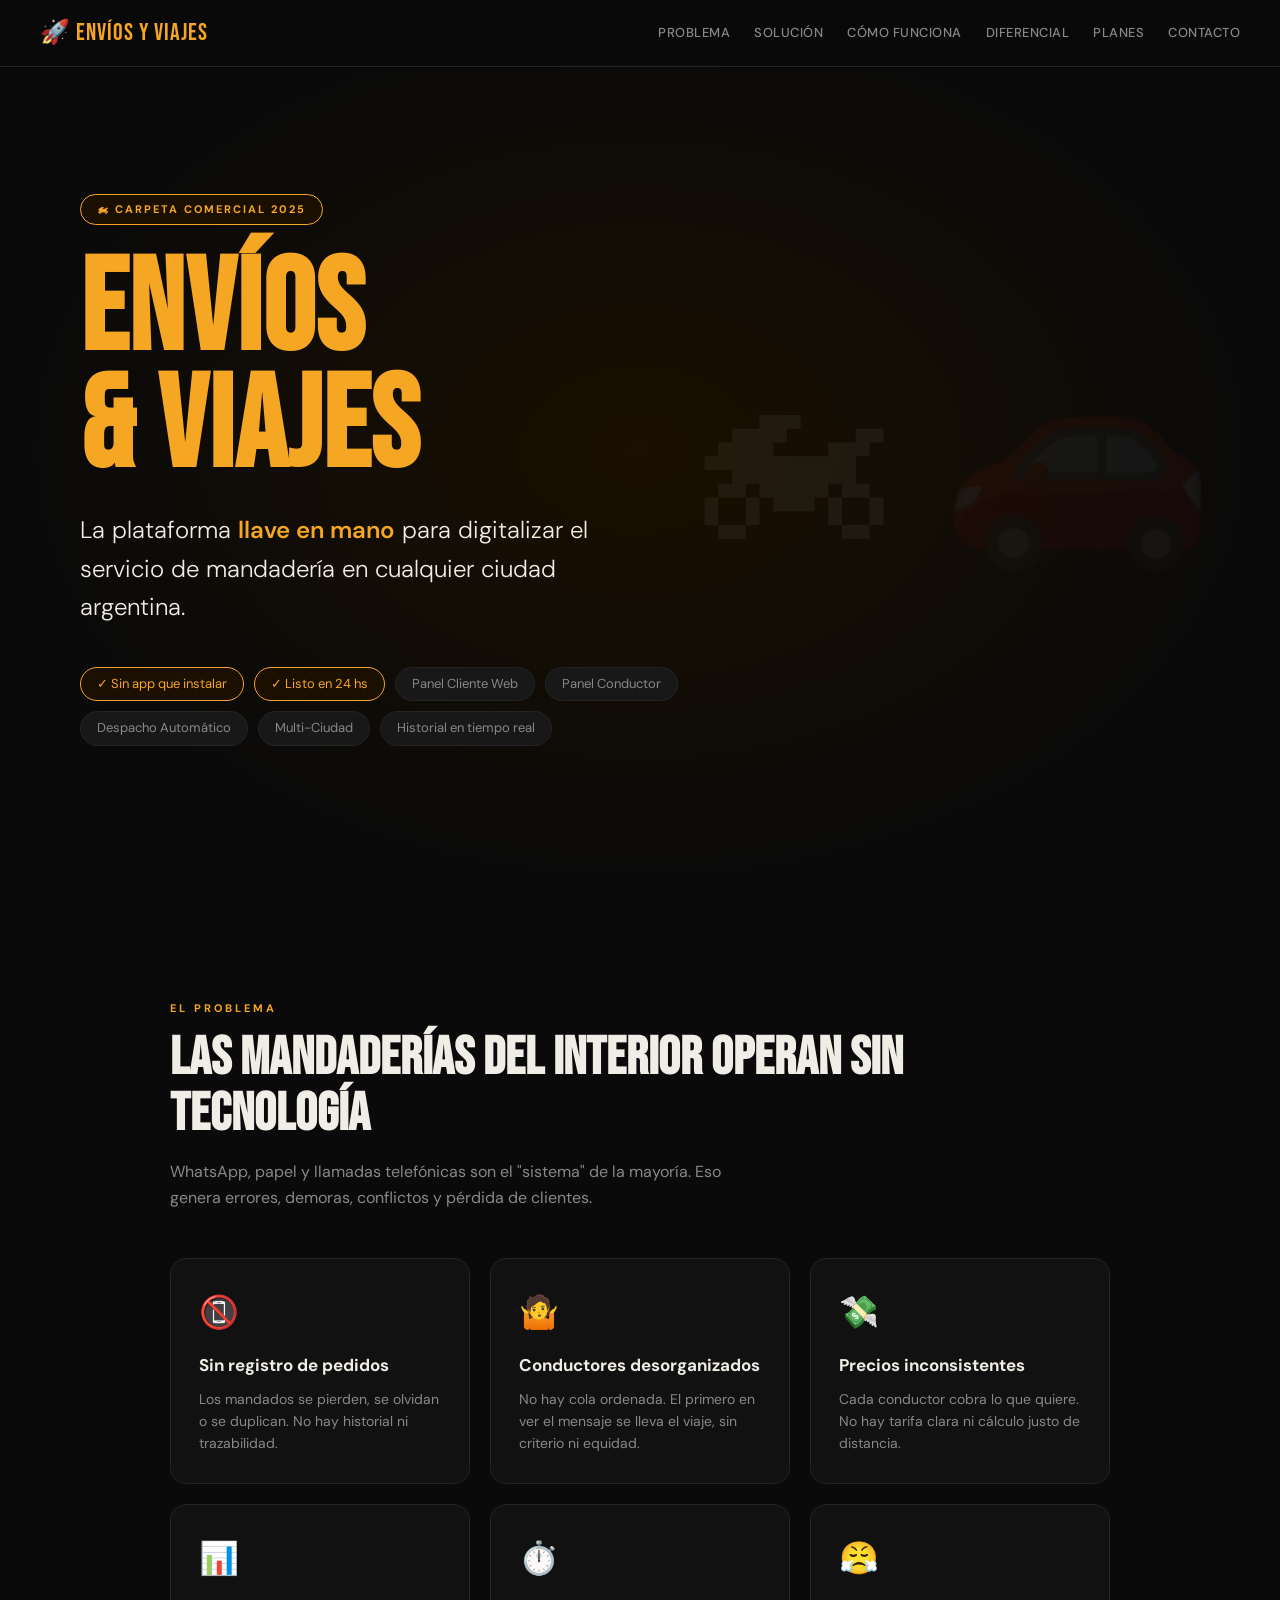
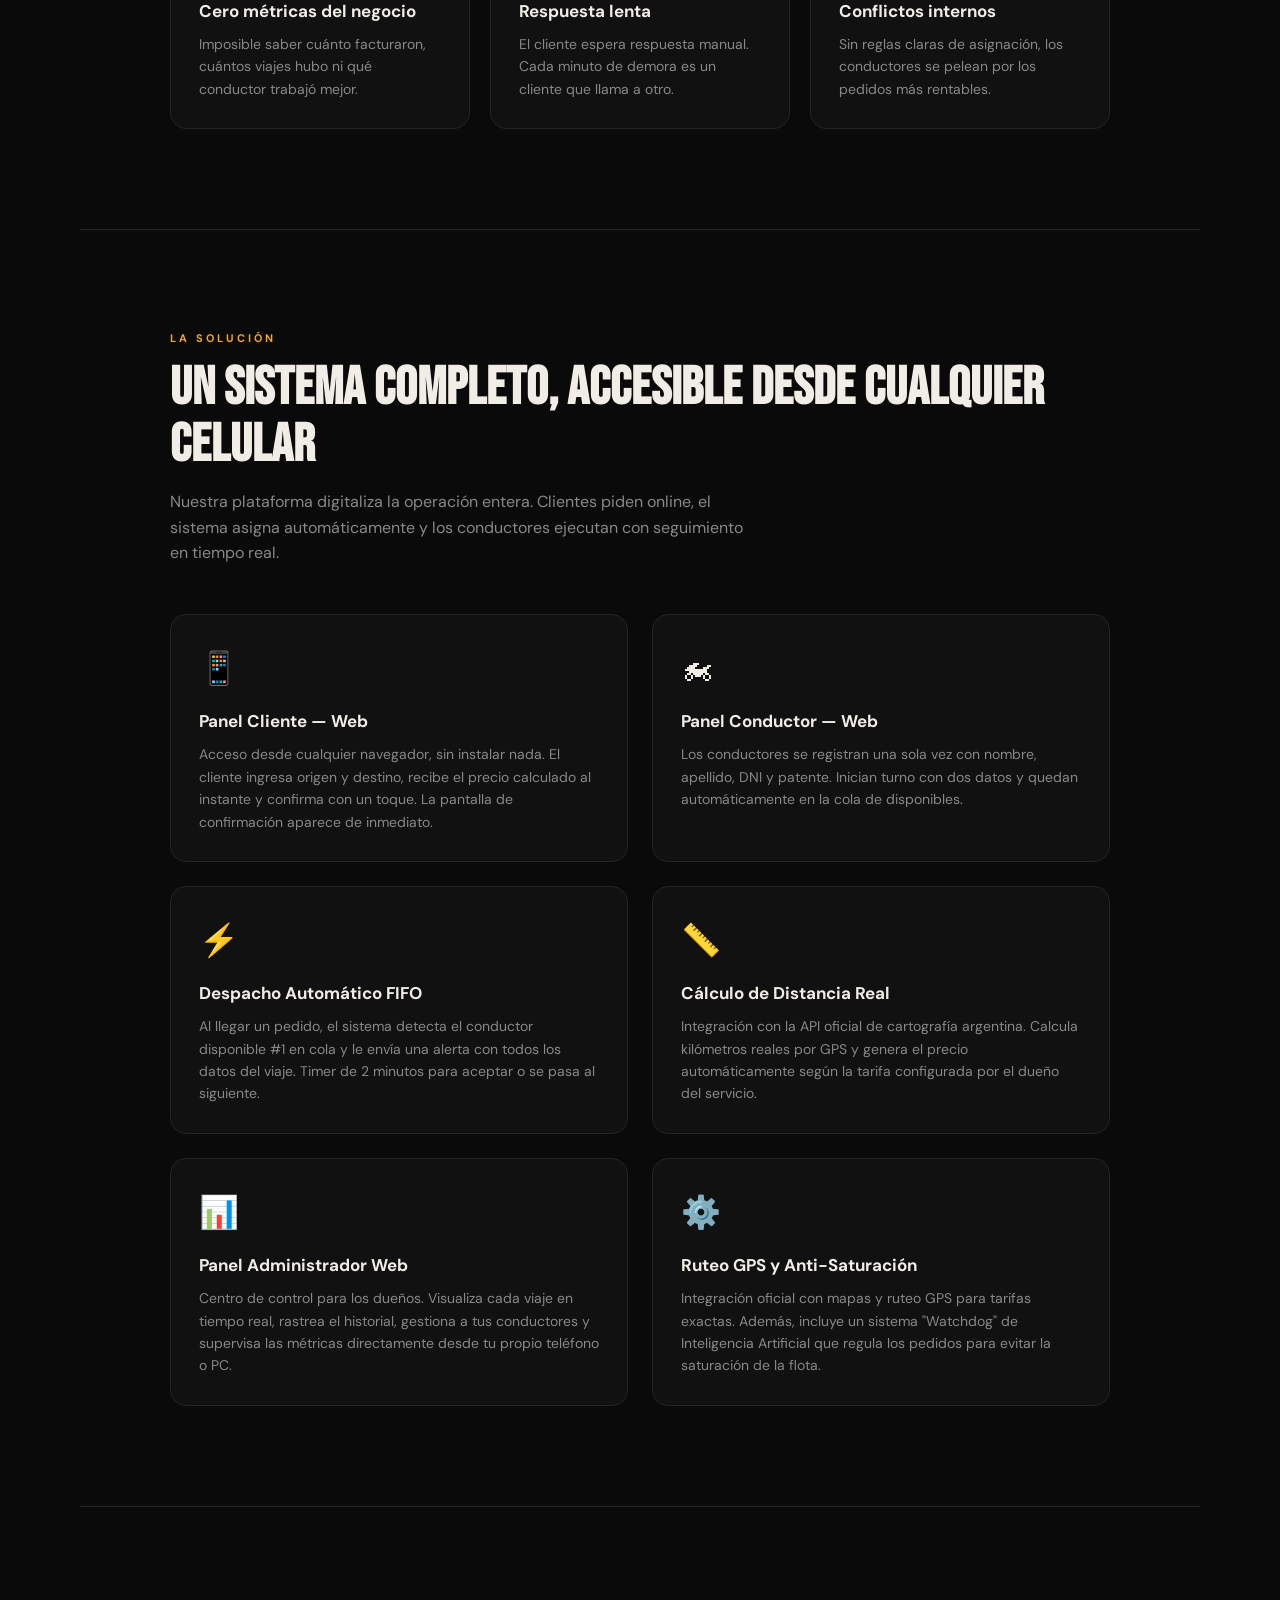
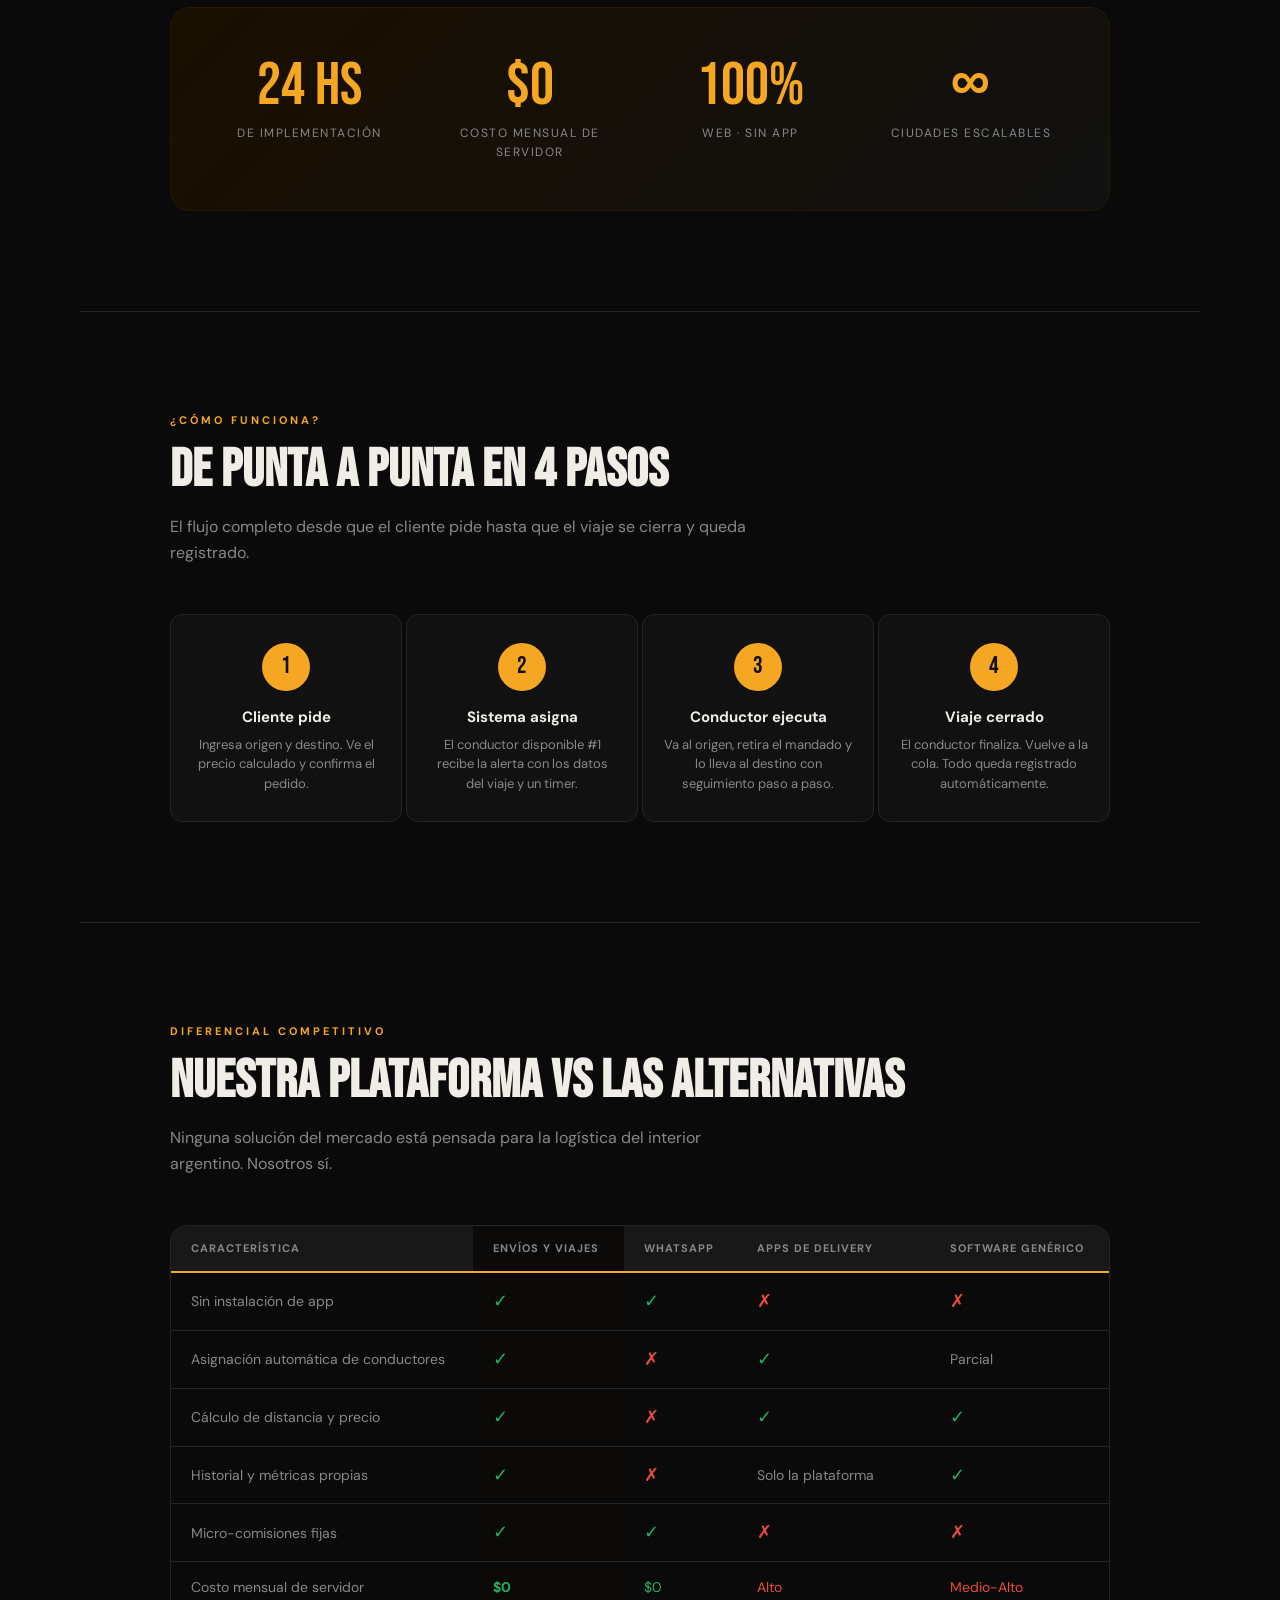
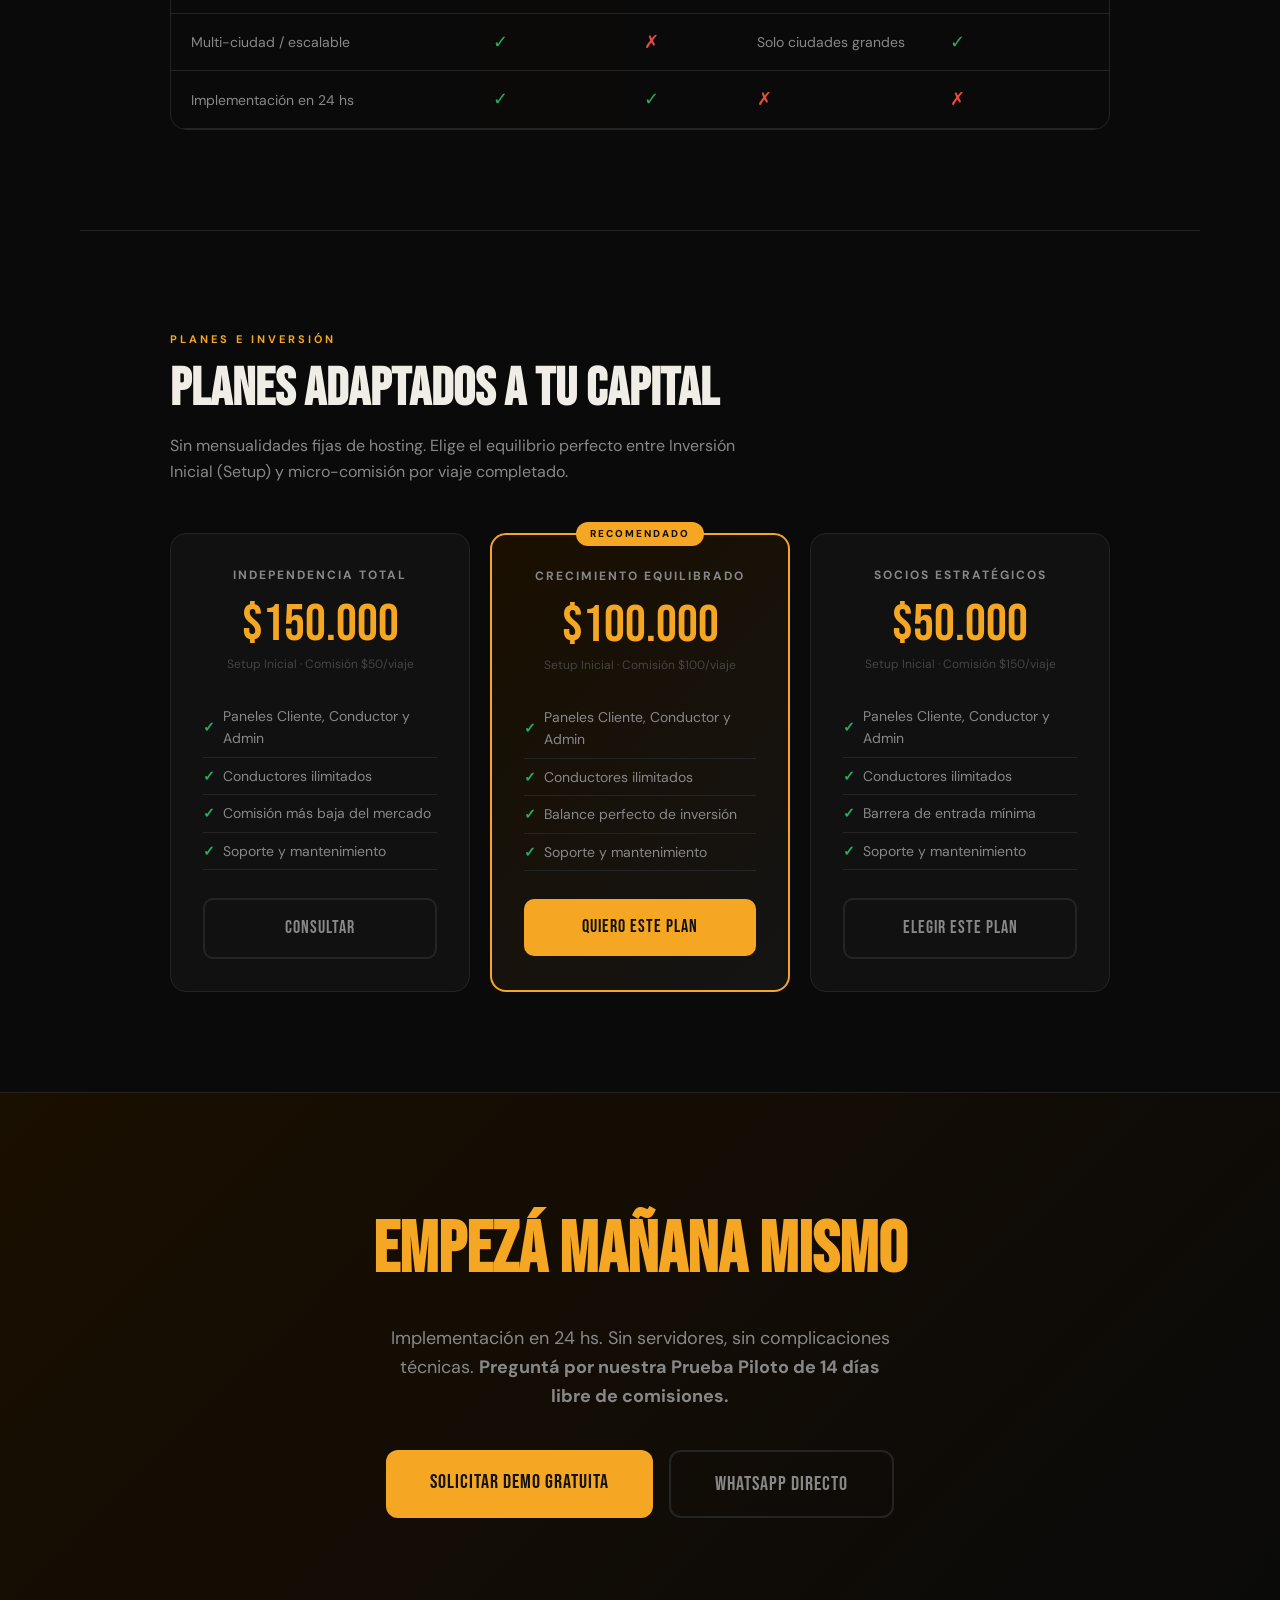
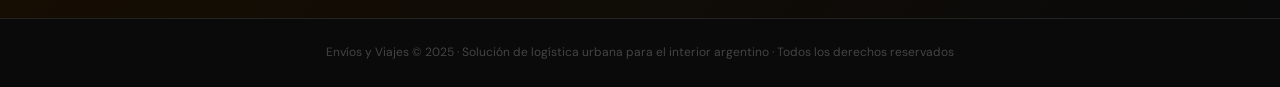
<file: index.html>
<!DOCTYPE html>
<html lang="es">
<head>
<meta charset="UTF-8">
<meta name="viewport" content="width=device-width, initial-scale=1">
<title>Envíos y Viajes — Carpeta Corporativa</title>
<link href="https://fonts.googleapis.com/css2?family=Bebas+Neue&family=DM+Sans:wght@300;400;500;600;700&display=swap" rel="stylesheet">
<style>
*{box-sizing:border-box;margin:0;padding:0}
:root{--bg:#0a0a0a;--s1:#111;--s2:#181818;--s3:#242424;--acc:#f5a623;--grn:#27ae60;--red:#e74c3c;--txt:#f0ece6;--muted:#888;--hint:#444}
body{background:var(--bg);color:var(--txt);font-family:'DM Sans',sans-serif;line-height:1.6}

/* NAV */
nav{position:fixed;top:0;left:0;right:0;background:#0a0a0aee;backdrop-filter:blur(12px);border-bottom:1px solid var(--s3);padding:14px 40px;display:flex;align-items:center;justify-content:space-between;z-index:100}
.nav-brand{font-family:'Bebas Neue',cursive;font-size:24px;color:var(--acc);letter-spacing:1px}
.nav-links{display:flex;gap:24px}
.nav-links a{color:var(--muted);text-decoration:none;font-size:13px;font-weight:500;letter-spacing:.5px;text-transform:uppercase;transition:.2s}
.nav-links a:hover{color:var(--acc)}

/* PORTADA */
.portada{min-height:100vh;display:flex;align-items:center;background:radial-gradient(ellipse 70% 70% at 50% 50%,#1a0f00 0%,var(--bg) 70%);padding:100px 80px 60px;position:relative;overflow:hidden}
.portada::before{content:'🏍 🚗';position:absolute;right:5%;top:50%;transform:translateY(-50%);font-size:220px;opacity:.05;pointer-events:none;white-space:nowrap}
.portada-inner{max-width:700px}
.portada-badge{display:inline-flex;align-items:center;gap:8px;background:#1a0f00;border:1px solid var(--acc);color:var(--acc);padding:6px 16px;border-radius:20px;font-size:11px;font-weight:700;letter-spacing:2px;text-transform:uppercase;margin-bottom:28px}
.portada h1{font-family:'Bebas Neue',cursive;font-size:clamp(72px,12vw,130px);color:var(--acc);line-height:.9;letter-spacing:1px;margin-bottom:24px}
.portada-sub{font-size:clamp(18px,2.5vw,24px);font-weight:300;color:var(--txt);max-width:520px;margin-bottom:40px}
.portada-sub strong{color:var(--acc);font-weight:600}
.portada-tags{display:flex;flex-wrap:wrap;gap:10px}
.tag{background:var(--s2);border:1px solid var(--s3);padding:6px 16px;border-radius:20px;font-size:13px;color:var(--muted)}
.tag.hi{border-color:var(--acc);color:var(--acc);background:#1a0f00}

/* SECCIONES */
.sec{padding:100px 80px;max-width:1100px;margin:0 auto}
.sec-label{font-size:11px;font-weight:700;letter-spacing:3px;text-transform:uppercase;color:var(--acc);margin-bottom:12px}
.sec-title{font-family:'Bebas Neue',cursive;font-size:clamp(36px,5vw,54px);color:var(--txt);line-height:1.05;margin-bottom:16px}
.sec-desc{font-size:16px;color:var(--muted);max-width:580px;margin-bottom:48px}

/* GRID CARDS */
.grid-3{display:grid;grid-template-columns:repeat(auto-fit,minmax(280px,1fr));gap:20px}
.grid-2{display:grid;grid-template-columns:repeat(auto-fit,minmax(340px,1fr));gap:24px}
.card{background:var(--s1);border:1px solid var(--s3);border-radius:16px;padding:28px;transition:.2s}
.card:hover{border-color:var(--acc);transform:translateY(-2px)}
.card-ico{font-size:32px;margin-bottom:14px;display:block}
.card h3{font-size:17px;font-weight:700;margin-bottom:8px}
.card p{font-size:14px;color:var(--muted);line-height:1.6}

/* DIVIDER */
.div{border:none;border-top:1px solid var(--s3);margin:0 80px}

/* METRICAS */
.metricas{background:linear-gradient(135deg,#1a0f00,#111);border:1px solid #2a1800;border-radius:20px;padding:48px;display:grid;grid-template-columns:repeat(auto-fit,minmax(180px,1fr));gap:40px;text-align:center}
.met-val{font-family:'Bebas Neue',cursive;font-size:60px;color:var(--acc);line-height:1}
.met-lbl{font-size:12px;color:var(--muted);text-transform:uppercase;letter-spacing:1.5px;margin-top:8px}

/* FLUJO */
.flujo{display:grid;grid-template-columns:repeat(auto-fit,minmax(180px,1fr));gap:4px;margin-top:40px}
.fl-step{padding:28px 20px;text-align:center;background:var(--s1);border:1px solid var(--s3);border-radius:12px;position:relative}
.fl-num{width:48px;height:48px;background:var(--acc);color:#111;border-radius:50%;font-family:'Bebas Neue',cursive;font-size:24px;display:flex;align-items:center;justify-content:center;margin:0 auto 14px}
.fl-step h4{font-size:15px;font-weight:700;margin-bottom:6px}
.fl-step p{font-size:13px;color:var(--muted);line-height:1.5}

/* COMPARATIVA */
table{width:100%;border-collapse:collapse;font-size:14px}
th{text-align:left;padding:14px 20px;background:var(--s2);color:var(--muted);font-size:11px;text-transform:uppercase;letter-spacing:1px;border-bottom:2px solid var(--acc)}
td{padding:14px 20px;border-bottom:1px solid var(--s3);color:var(--muted)}
tr:first-child td{color:var(--txt);font-weight:600}
.check{color:var(--grn);font-size:18px}
.cross{color:var(--red);font-size:18px}
.hi-col{background:#1a0f0030}

/* PLANES */
.planes{display:grid;grid-template-columns:repeat(auto-fit,minmax(260px,1fr));gap:20px}
.plan{background:var(--s1);border:1px solid var(--s3);border-radius:16px;padding:32px;text-align:center}
.plan.featured{background:linear-gradient(135deg,#1a0f00,#141414);border:2px solid var(--acc);position:relative}
.plan.featured::before{content:'RECOMENDADO';position:absolute;top:-13px;left:50%;transform:translateX(-50%);background:var(--acc);color:#111;font-size:10px;font-weight:800;letter-spacing:2px;padding:4px 14px;border-radius:20px}
.plan-name{font-size:12px;font-weight:700;text-transform:uppercase;letter-spacing:2px;color:var(--muted);margin-bottom:14px}
.plan-val{font-family:'Bebas Neue',cursive;font-size:52px;color:var(--acc);line-height:1;margin-bottom:4px}
.plan-per{font-size:12px;color:var(--hint);margin-bottom:24px}
.plan ul{list-style:none;text-align:left;margin-bottom:28px}
.plan ul li{font-size:14px;color:var(--muted);padding:7px 0;border-bottom:1px solid var(--s3);display:flex;align-items:center;gap:8px}
.plan ul li::before{content:'✓';color:var(--grn);font-weight:700;flex-shrink:0}
.btn{display:block;width:100%;padding:14px;border-radius:10px;font-family:'Bebas Neue',cursive;font-size:18px;letter-spacing:1px;text-decoration:none;text-align:center;border:none;cursor:pointer;transition:.15s}
.btn-acc{background:var(--acc);color:#111}
.btn-acc:hover{background:#f0b030}
.btn-out{background:transparent;border:2px solid var(--s3);color:var(--muted)}
.btn-out:hover{border-color:var(--acc);color:var(--acc)}

/* CTA FINAL */
.cta{background:linear-gradient(135deg,#1a0f00,#0a0a0a);border-top:1px solid var(--s3);padding:100px 80px;text-align:center}
.cta h2{font-family:'Bebas Neue',cursive;font-size:clamp(44px,7vw,72px);color:var(--acc);margin-bottom:16px}
.cta p{font-size:18px;color:var(--muted);max-width:500px;margin:0 auto 40px}
.cta-row{display:flex;justify-content:center;gap:16px;flex-wrap:wrap}
.cta-row a{padding:16px 44px;border-radius:12px;font-family:'Bebas Neue',cursive;font-size:20px;letter-spacing:1px;text-decoration:none;transition:.15s}
.cta-row .p{background:var(--acc);color:#111}
.cta-row .p:hover{background:#f0b030;transform:scale(1.03)}
.cta-row .s{background:transparent;border:2px solid var(--s3);color:var(--muted)}
.cta-row .s:hover{border-color:var(--acc);color:var(--acc)}

footer{text-align:center;padding:24px;border-top:1px solid var(--s3);font-size:12px;color:var(--hint)}

@media(max-width:700px){
  .portada,.sec,.div,.cta{padding-left:24px;padding-right:24px}
  nav{padding:14px 20px}
  .nav-links{display:none}
  .portada::before{display:none}
  .metricas{padding:28px 20px;gap:28px}
}
</style>
</head>
<body>

<nav>
  <div class="nav-brand">🚀 Envíos y Viajes</div>
  <div class="nav-links">
    <a href="#problema">Problema</a>
    <a href="#solucion">Solución</a>
    <a href="#como">Cómo funciona</a>
    <a href="#diferencial">Diferencial</a>
    <a href="#planes">Planes</a>
    <a href="#contacto">Contacto</a>
  </div>
</nav>

<!-- PORTADA -->
<div class="portada">
  <div class="portada-inner">
    <div class="portada-badge">🏍 Carpeta Comercial 2025</div>
    <h1>Envíos<br>& Viajes</h1>
    <p class="portada-sub">La plataforma <strong>llave en mano</strong> para digitalizar el servicio de mandadería en cualquier ciudad argentina.</p>
    <div class="portada-tags">
      <span class="tag hi">✓ Sin app que instalar</span>
      <span class="tag hi">✓ Listo en 24 hs</span>
      <span class="tag">Panel Cliente Web</span>
      <span class="tag">Panel Conductor</span>
      <span class="tag">Despacho Automático</span>
      <span class="tag">Multi-Ciudad</span>
      <span class="tag">Historial en tiempo real</span>
    </div>
  </div>
</div>

<!-- PROBLEMA -->
<section class="sec" id="problema">
  <div class="sec-label">El problema</div>
  <h2 class="sec-title">Las mandaderías del interior operan sin tecnología</h2>
  <p class="sec-desc">WhatsApp, papel y llamadas telefónicas son el "sistema" de la mayoría. Eso genera errores, demoras, conflictos y pérdida de clientes.</p>
  <div class="grid-3">
    <div class="card">
      <span class="card-ico">📵</span>
      <h3>Sin registro de pedidos</h3>
      <p>Los mandados se pierden, se olvidan o se duplican. No hay historial ni trazabilidad.</p>
    </div>
    <div class="card">
      <span class="card-ico">🤷</span>
      <h3>Conductores desorganizados</h3>
      <p>No hay cola ordenada. El primero en ver el mensaje se lleva el viaje, sin criterio ni equidad.</p>
    </div>
    <div class="card">
      <span class="card-ico">💸</span>
      <h3>Precios inconsistentes</h3>
      <p>Cada conductor cobra lo que quiere. No hay tarifa clara ni cálculo justo de distancia.</p>
    </div>
    <div class="card">
      <span class="card-ico">📊</span>
      <h3>Cero métricas del negocio</h3>
      <p>Imposible saber cuánto facturaron, cuántos viajes hubo ni qué conductor trabajó mejor.</p>
    </div>
    <div class="card">
      <span class="card-ico">⏱️</span>
      <h3>Respuesta lenta</h3>
      <p>El cliente espera respuesta manual. Cada minuto de demora es un cliente que llama a otro.</p>
    </div>
    <div class="card">
      <span class="card-ico">😤</span>
      <h3>Conflictos internos</h3>
      <p>Sin reglas claras de asignación, los conductores se pelean por los pedidos más rentables.</p>
    </div>
  </div>
</section>

<hr class="div">

<!-- SOLUCIÓN -->
<section class="sec" id="solucion">
  <div class="sec-label">La solución</div>
  <h2 class="sec-title">Un sistema completo, accesible desde cualquier celular</h2>
  <p class="sec-desc">Nuestra plataforma digitaliza la operación entera. Clientes piden online, el sistema asigna automáticamente y los conductores ejecutan con seguimiento en tiempo real.</p>
  <div class="grid-2">
    <div class="card">
      <span class="card-ico">📱</span>
      <h3>Panel Cliente — Web</h3>
      <p>Acceso desde cualquier navegador, sin instalar nada. El cliente ingresa origen y destino, recibe el precio calculado al instante y confirma con un toque. La pantalla de confirmación aparece de inmediato.</p>
    </div>
    <div class="card">
      <span class="card-ico">🏍</span>
      <h3>Panel Conductor — Web</h3>
      <p>Los conductores se registran una sola vez con nombre, apellido, DNI y patente. Inician turno con dos datos y quedan automáticamente en la cola de disponibles.</p>
    </div>
    <div class="card">
      <span class="card-ico">⚡</span>
      <h3>Despacho Automático FIFO</h3>
      <p>Al llegar un pedido, el sistema detecta el conductor disponible #1 en cola y le envía una alerta con todos los datos del viaje. Timer de 2 minutos para aceptar o se pasa al siguiente.</p>
    </div>
    <div class="card">
      <span class="card-ico">📏</span>
      <h3>Cálculo de Distancia Real</h3>
      <p>Integración con la API oficial de cartografía argentina. Calcula kilómetros reales por GPS y genera el precio automáticamente según la tarifa configurada por el dueño del servicio.</p>
    </div>
    <div class="card">
      <span class="card-ico">📊</span>
      <h3>Panel Administrador Web</h3>
      <p>Centro de control para los dueños. Visualiza cada viaje en tiempo real, rastrea el historial, gestiona a tus conductores y supervisa las métricas directamente desde tu propio teléfono o PC.</p>
    </div>
    <div class="card">
      <span class="card-ico">⚙️</span>
      <h3>Ruteo GPS y Anti-Saturación</h3>
      <p>Integración oficial con mapas y ruteo GPS para tarifas exactas. Además, incluye un sistema "Watchdog" de Inteligencia Artificial que regula los pedidos para evitar la saturación de la flota.</p>
    </div>
  </div>
</section>

<hr class="div">

<!-- MÉTRICAS -->
<section class="sec">
  <div class="metricas">
    <div><div class="met-val">24 hs</div><div class="met-lbl">De implementación</div></div>
    <div><div class="met-val">$0</div><div class="met-lbl">Costo mensual de servidor</div></div>
    <div><div class="met-val">100%</div><div class="met-lbl">Web · Sin app</div></div>
    <div><div class="met-val">∞</div><div class="met-lbl">Ciudades escalables</div></div>
  </div>
</section>

<hr class="div">

<!-- CÓMO FUNCIONA -->
<section class="sec" id="como">
  <div class="sec-label">¿Cómo funciona?</div>
  <h2 class="sec-title">De punta a punta en 4 pasos</h2>
  <p class="sec-desc">El flujo completo desde que el cliente pide hasta que el viaje se cierra y queda registrado.</p>
  <div class="flujo">
    <div class="fl-step">
      <div class="fl-num">1</div>
      <h4>Cliente pide</h4>
      <p>Ingresa origen y destino. Ve el precio calculado y confirma el pedido.</p>
    </div>
    <div class="fl-step">
      <div class="fl-num">2</div>
      <h4>Sistema asigna</h4>
      <p>El conductor disponible #1 recibe la alerta con los datos del viaje y un timer.</p>
    </div>
    <div class="fl-step">
      <div class="fl-num">3</div>
      <h4>Conductor ejecuta</h4>
      <p>Va al origen, retira el mandado y lo lleva al destino con seguimiento paso a paso.</p>
    </div>
    <div class="fl-step">
      <div class="fl-num">4</div>
      <h4>Viaje cerrado</h4>
      <p>El conductor finaliza. Vuelve a la cola. Todo queda registrado automáticamente.</p>
    </div>
  </div>
</section>

<hr class="div">

<!-- DIFERENCIAL -->
<section class="sec" id="diferencial">
  <div class="sec-label">Diferencial competitivo</div>
  <h2 class="sec-title">Nuestra plataforma vs las alternativas</h2>
  <p class="sec-desc">Ninguna solución del mercado está pensada para la logística del interior argentino. Nosotros sí.</p>
  <div style="overflow-x:auto;border-radius:16px;border:1px solid var(--s3)">
    <table>
      <tr>
        <th>Característica</th>
        <th class="hi-col">Envíos y Viajes</th>
        <th>WhatsApp</th>
        <th>Apps de delivery</th>
        <th>Software genérico</th>
      </tr>
      <tr>
        <td>Sin instalación de app</td>
        <td class="hi-col check">✓</td>
        <td class="check">✓</td>
        <td class="cross">✗</td>
        <td class="cross">✗</td>
      </tr>
      <tr>
        <td>Asignación automática de conductores</td>
        <td class="hi-col check">✓</td>
        <td class="cross">✗</td>
        <td class="check">✓</td>
        <td>Parcial</td>
      </tr>
      <tr>
        <td>Cálculo de distancia y precio</td>
        <td class="hi-col check">✓</td>
        <td class="cross">✗</td>
        <td class="check">✓</td>
        <td class="check">✓</td>
      </tr>
      <tr>
        <td>Historial y métricas propias</td>
        <td class="hi-col check">✓</td>
        <td class="cross">✗</td>
        <td>Solo la plataforma</td>
        <td class="check">✓</td>
      </tr>
      <tr>
        <td>Micro-comisiones fijas</td>
        <td class="hi-col check">✓</td>
        <td class="check">✓</td>
        <td class="cross">✗</td>
        <td class="cross">✗</td>
      </tr>
      <tr>
        <td>Costo mensual de servidor</td>
        <td class="hi-col" style="color:var(--grn);font-weight:700">$0</td>
        <td style="color:var(--grn)">$0</td>
        <td style="color:var(--red)">Alto</td>
        <td style="color:var(--red)">Medio-Alto</td>
      </tr>
      <tr>
        <td>Multi-ciudad / escalable</td>
        <td class="hi-col check">✓</td>
        <td class="cross">✗</td>
        <td>Solo ciudades grandes</td>
        <td class="check">✓</td>
      </tr>
      <tr>
        <td>Implementación en 24 hs</td>
        <td class="hi-col check">✓</td>
        <td class="check">✓</td>
        <td class="cross">✗</td>
        <td class="cross">✗</td>
      </tr>
    </table>
  </div>
</section>

<hr class="div">

<!-- PLANES -->
<section class="sec" id="planes">
  <div class="sec-label">Planes e inversión</div>
  <h2 class="sec-title">Planes adaptados a tu capital</h2>
  <p class="sec-desc">Sin mensualidades fijas de hosting. Elige el equilibrio perfecto entre Inversión Inicial (Setup) y micro-comisión por viaje completado.</p>
  <div class="planes">
    <div class="plan">
      <div class="plan-name">Independencia Total</div>
      <div class="plan-val">$150.000</div>
      <div class="plan-per">Setup Inicial · Comisión $50/viaje</div>
      <ul>
        <li>Paneles Cliente, Conductor y Admin</li>
        <li>Conductores ilimitados</li>
        <li>Comisión más baja del mercado</li>
        <li>Soporte y mantenimiento</li>
      </ul>
      <a href="https://wa.me/5491166508379?text=Hola!%20Me%20interesa%20adquirir%20un%20plan%20del%20sistema" class="btn btn-out" target="_blank">Consultar</a>
    </div>
    <div class="plan featured">
      <div class="plan-name">Crecimiento Equilibrado</div>
      <div class="plan-val">$100.000</div>
      <div class="plan-per">Setup Inicial · Comisión $100/viaje</div>
      <ul>
        <li>Paneles Cliente, Conductor y Admin</li>
        <li>Conductores ilimitados</li>
        <li>Balance perfecto de inversión</li>
        <li>Soporte y mantenimiento</li>
      </ul>
      <a href="https://wa.me/5491166508379?text=Hola!%20Me%20interesa%20el%20Plan%20Equilibrado" class="btn btn-acc" target="_blank">Quiero este plan</a>
    </div>
    <div class="plan">
      <div class="plan-name">Socios Estratégicos</div>
      <div class="plan-val">$50.000</div>
      <div class="plan-per">Setup Inicial · Comisión $150/viaje</div>
      <ul>
        <li>Paneles Cliente, Conductor y Admin</li>
        <li>Conductores ilimitados</li>
        <li>Barrera de entrada mínima</li>
        <li>Soporte y mantenimiento</li>
      </ul>
      <a href="https://wa.me/5491166508379?text=Hola!%20Me%20interesa%20el%20Plan%20Socios%20Estrategicos" class="btn btn-out" target="_blank">Elegir este plan</a>
    </div>
  </div>
</section>

<!-- CTA FINAL -->
<div class="cta" id="contacto">
  <h2>Empezá mañana mismo</h2>
  <p>Implementación en 24 hs. Sin servidores, sin complicaciones técnicas. <strong>Preguntá por nuestra Prueba Piloto de 14 días libre de comisiones.</strong></p>
  <div class="cta-row">
    <a href="https://wa.me/5491166508379?text=Hola!%20Quiero%20solicitar%20una%20demo%20del%20sistema" class="p" target="_blank">Solicitar demo gratuita</a>
    <a href="https://wa.me/5491166508379?text=Hola!%20Tengo%20algunas%20consultas%20sobre%20el%20sistema" class="s" target="_blank">WhatsApp directo</a>
  </div>
</div>

<footer>Envíos y Viajes © 2025 · Solución de logística urbana para el interior argentino · Todos los derechos reservados</footer>

</body>
</html>
</file>
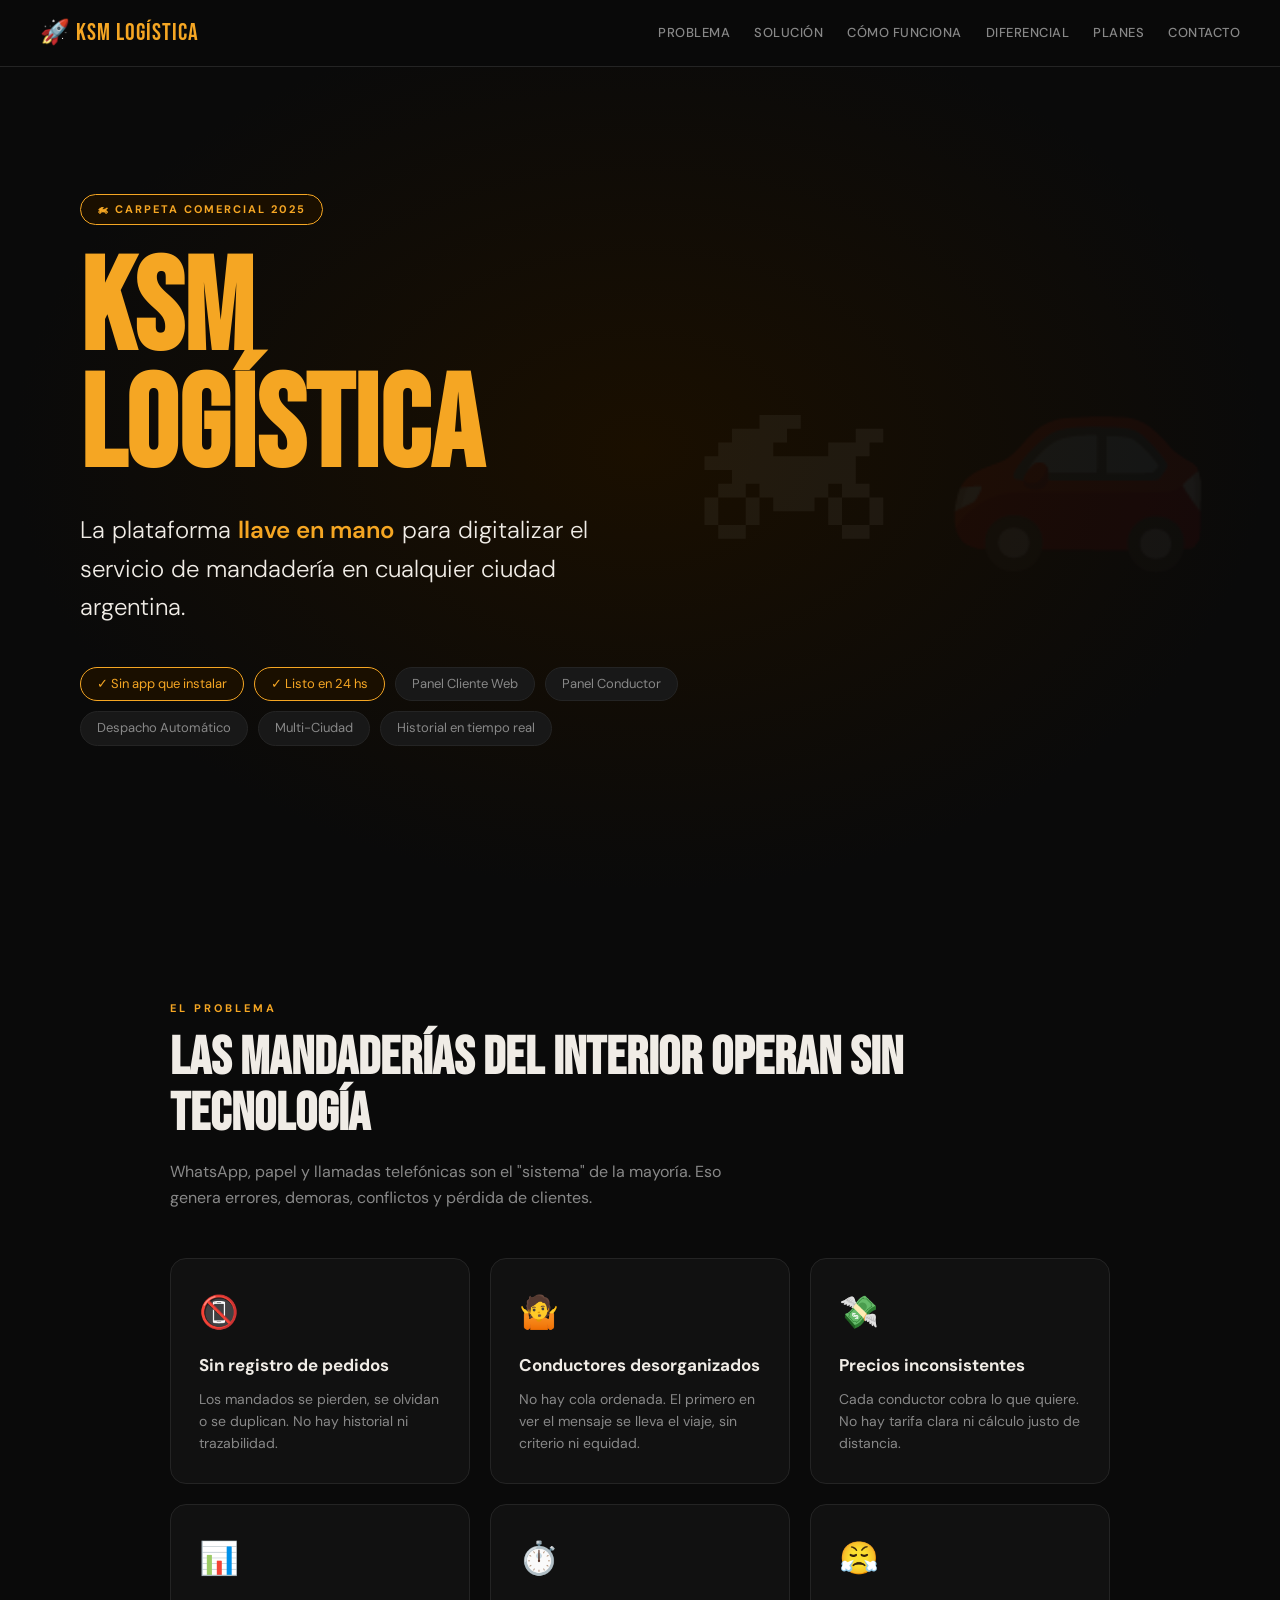
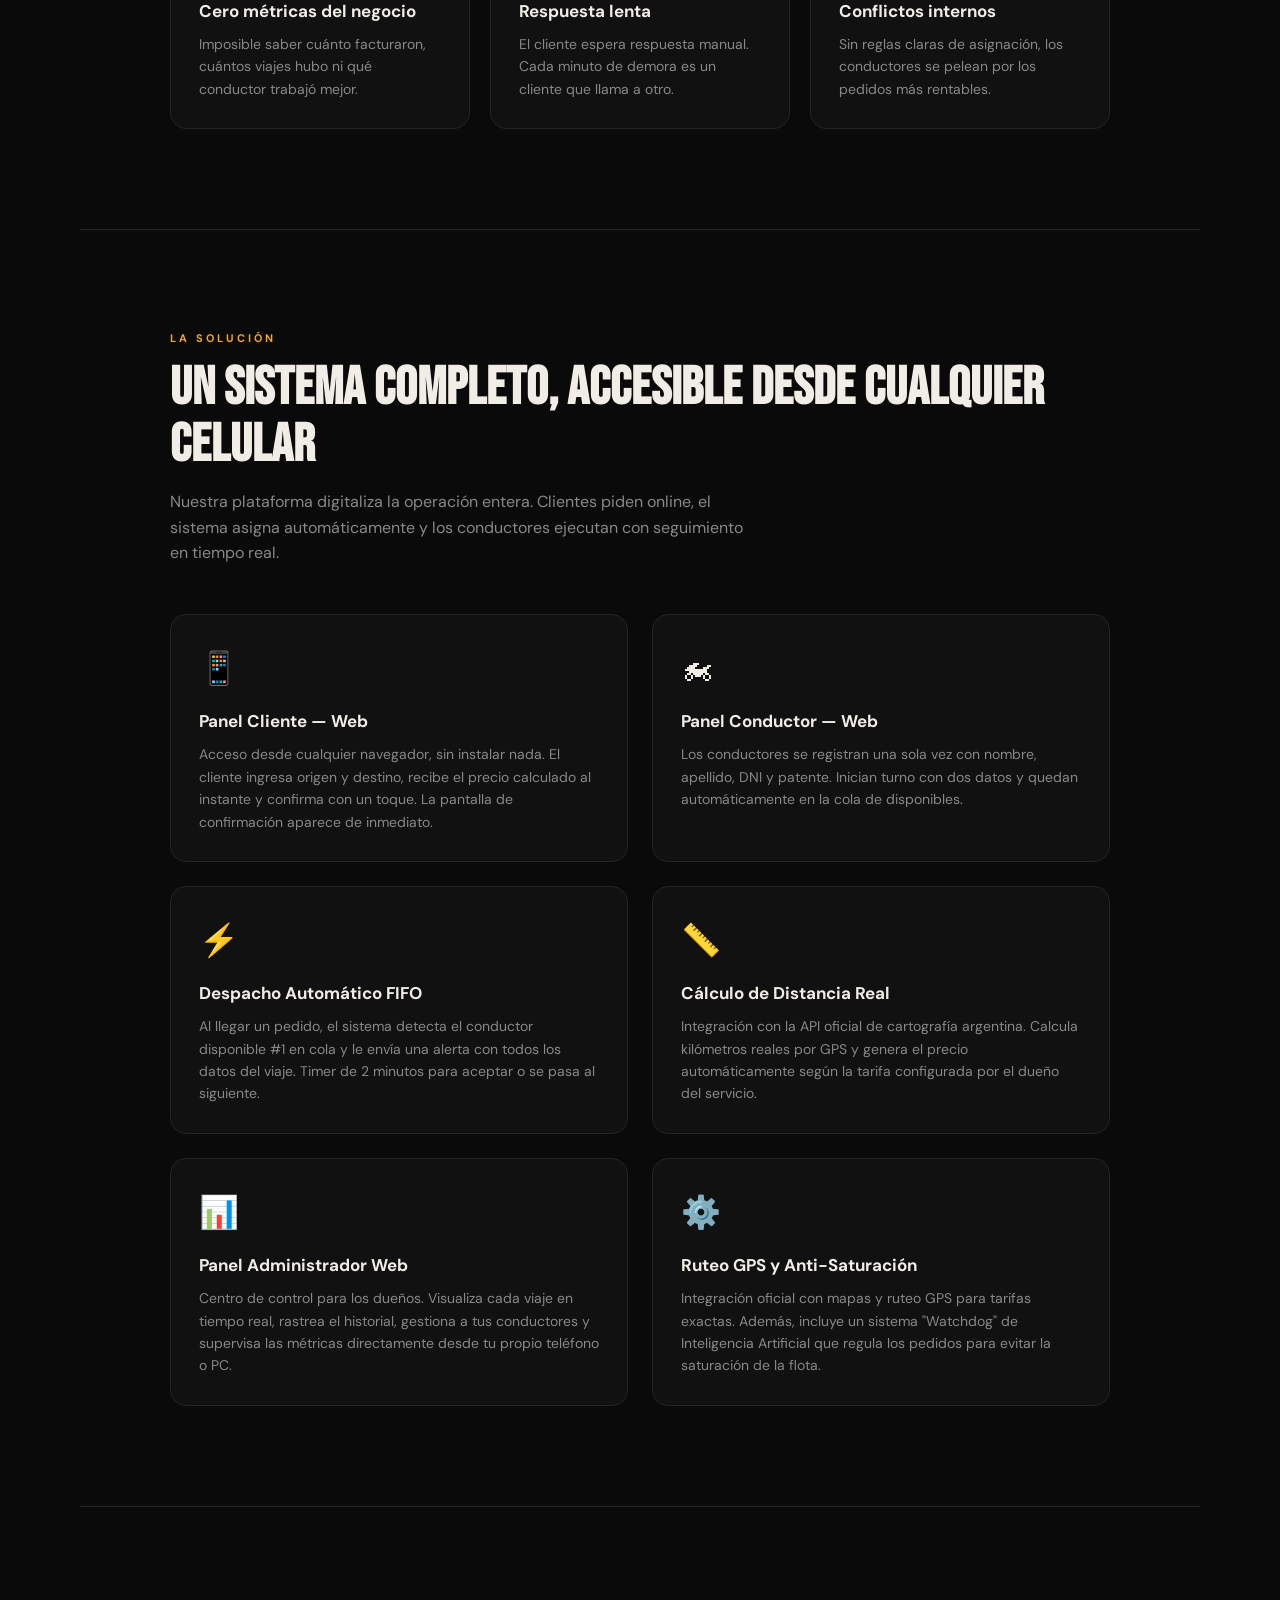
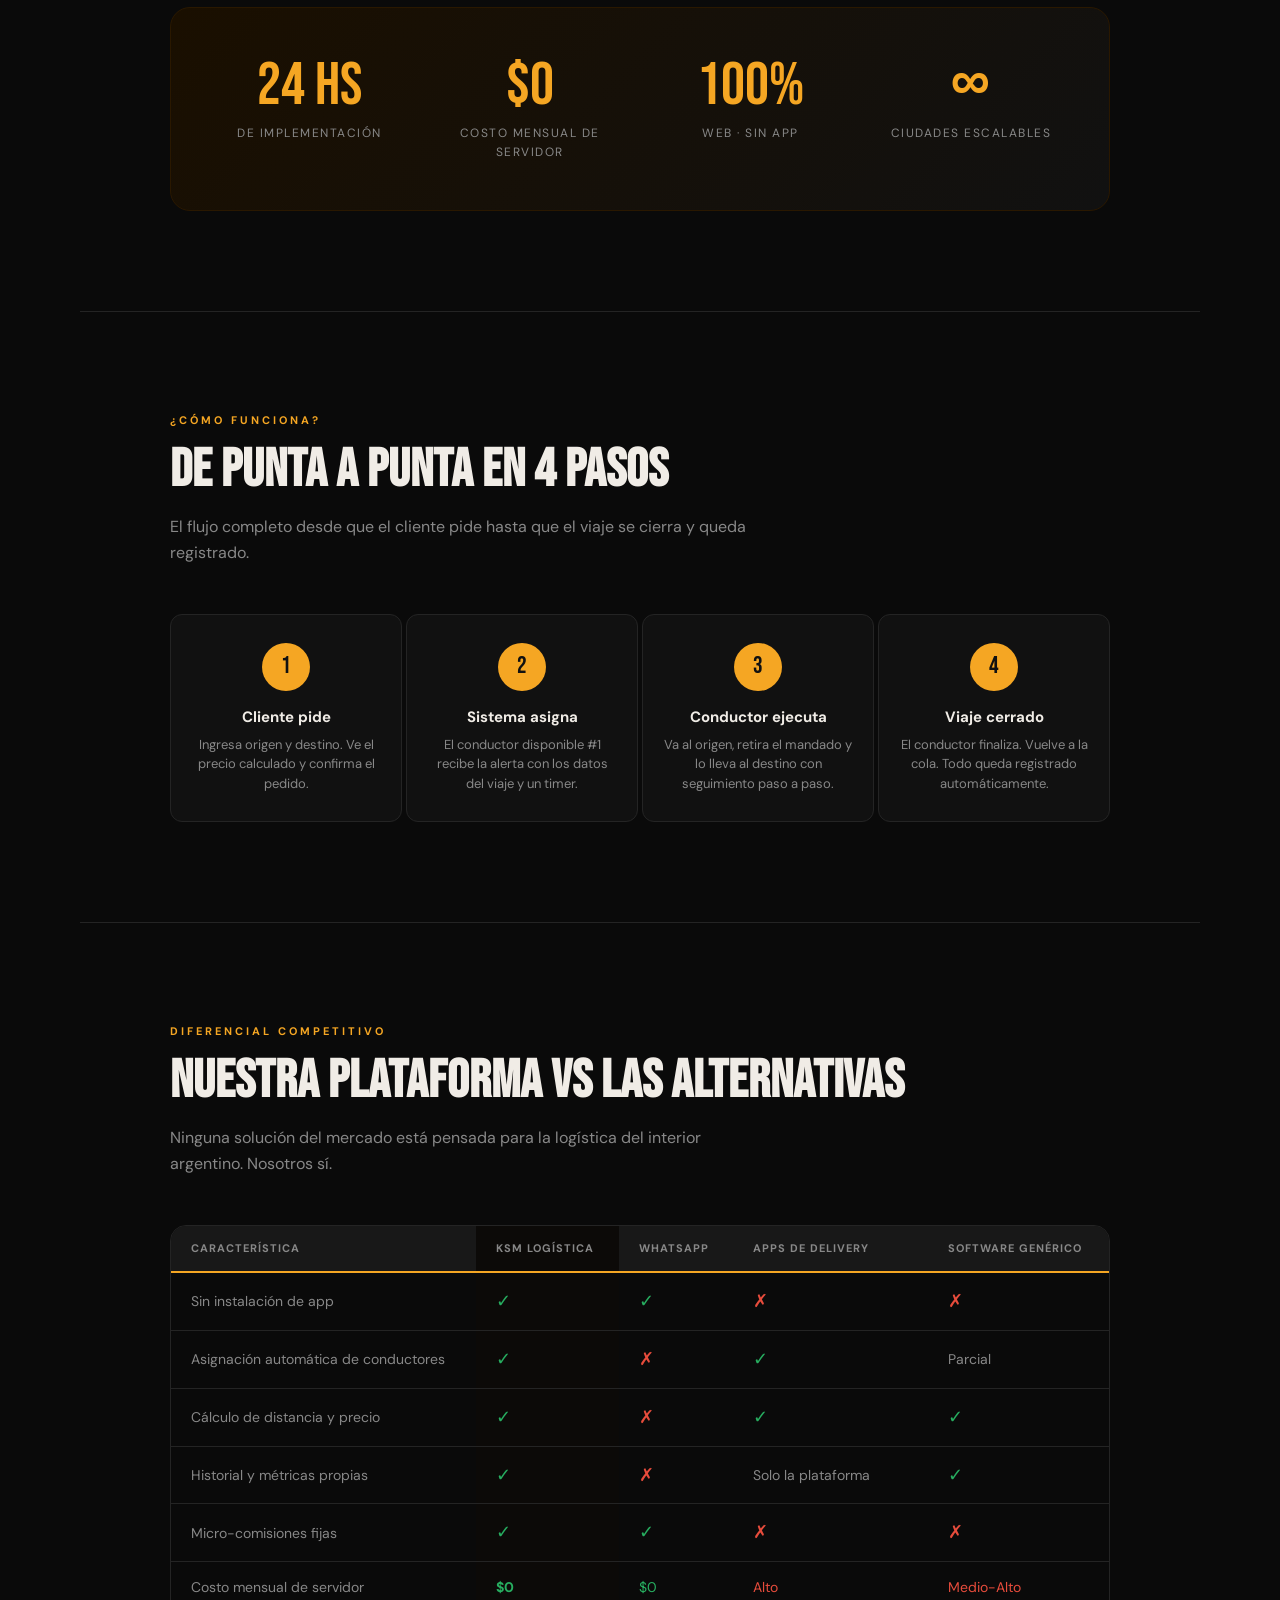
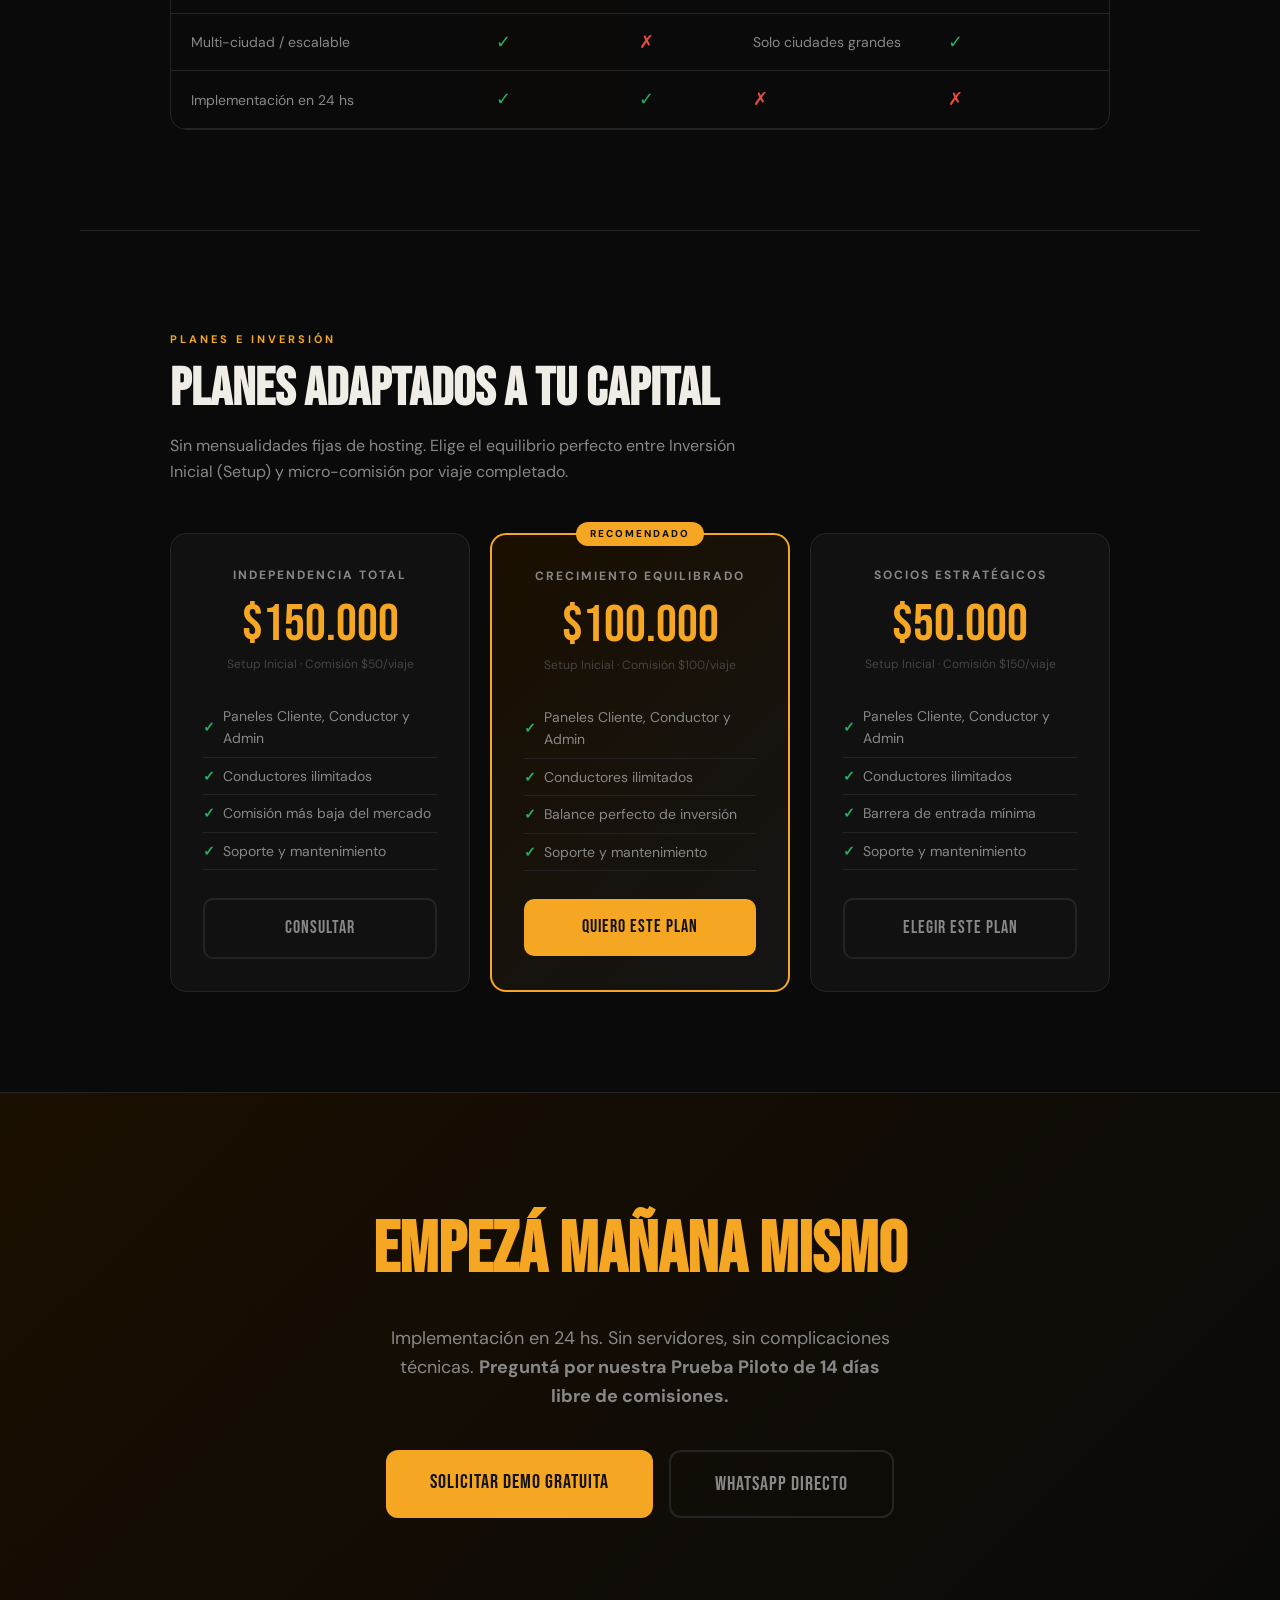
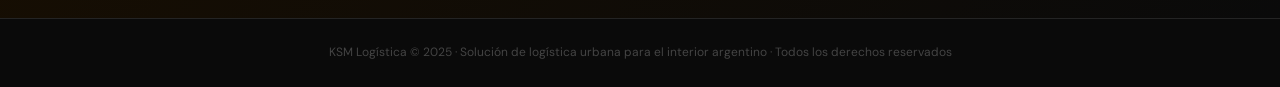
<file: carpeta_corporativa.html>
<!DOCTYPE html>
<html lang="es">
<head>
<meta charset="UTF-8">
<meta name="viewport" content="width=device-width, initial-scale=1">
<title>KSM Logística — Carpeta Corporativa</title>
<link href="https://fonts.googleapis.com/css2?family=Bebas+Neue&family=DM+Sans:wght@300;400;500;600;700&display=swap" rel="stylesheet">
<style>
*{box-sizing:border-box;margin:0;padding:0}
:root{--bg:#0a0a0a;--s1:#111;--s2:#181818;--s3:#242424;--acc:#f5a623;--grn:#27ae60;--red:#e74c3c;--txt:#f0ece6;--muted:#888;--hint:#444}
body{background:var(--bg);color:var(--txt);font-family:'DM Sans',sans-serif;line-height:1.6}

/* NAV */
nav{position:fixed;top:0;left:0;right:0;background:#0a0a0aee;backdrop-filter:blur(12px);border-bottom:1px solid var(--s3);padding:14px 40px;display:flex;align-items:center;justify-content:space-between;z-index:100}
.nav-brand{font-family:'Bebas Neue',cursive;font-size:24px;color:var(--acc);letter-spacing:1px}
.nav-links{display:flex;gap:24px}
.nav-links a{color:var(--muted);text-decoration:none;font-size:13px;font-weight:500;letter-spacing:.5px;text-transform:uppercase;transition:.2s}
.nav-links a:hover{color:var(--acc)}

/* PORTADA */
.portada{min-height:100vh;display:flex;align-items:center;background:radial-gradient(ellipse 70% 70% at 50% 50%,#1a0f00 0%,var(--bg) 70%);padding:100px 80px 60px;position:relative;overflow:hidden}
.portada::before{content:'🏍 🚗';position:absolute;right:5%;top:50%;transform:translateY(-50%);font-size:220px;opacity:.05;pointer-events:none;white-space:nowrap}
.portada-inner{max-width:700px}
.portada-badge{display:inline-flex;align-items:center;gap:8px;background:#1a0f00;border:1px solid var(--acc);color:var(--acc);padding:6px 16px;border-radius:20px;font-size:11px;font-weight:700;letter-spacing:2px;text-transform:uppercase;margin-bottom:28px}
.portada h1{font-family:'Bebas Neue',cursive;font-size:clamp(72px,12vw,130px);color:var(--acc);line-height:.9;letter-spacing:1px;margin-bottom:24px}
.portada-sub{font-size:clamp(18px,2.5vw,24px);font-weight:300;color:var(--txt);max-width:520px;margin-bottom:40px}
.portada-sub strong{color:var(--acc);font-weight:600}
.portada-tags{display:flex;flex-wrap:wrap;gap:10px}
.tag{background:var(--s2);border:1px solid var(--s3);padding:6px 16px;border-radius:20px;font-size:13px;color:var(--muted)}
.tag.hi{border-color:var(--acc);color:var(--acc);background:#1a0f00}

/* SECCIONES */
.sec{padding:100px 80px;max-width:1100px;margin:0 auto}
.sec-label{font-size:11px;font-weight:700;letter-spacing:3px;text-transform:uppercase;color:var(--acc);margin-bottom:12px}
.sec-title{font-family:'Bebas Neue',cursive;font-size:clamp(36px,5vw,54px);color:var(--txt);line-height:1.05;margin-bottom:16px}
.sec-desc{font-size:16px;color:var(--muted);max-width:580px;margin-bottom:48px}

/* GRID CARDS */
.grid-3{display:grid;grid-template-columns:repeat(auto-fit,minmax(280px,1fr));gap:20px}
.grid-2{display:grid;grid-template-columns:repeat(auto-fit,minmax(340px,1fr));gap:24px}
.card{background:var(--s1);border:1px solid var(--s3);border-radius:16px;padding:28px;transition:.2s}
.card:hover{border-color:var(--acc);transform:translateY(-2px)}
.card-ico{font-size:32px;margin-bottom:14px;display:block}
.card h3{font-size:17px;font-weight:700;margin-bottom:8px}
.card p{font-size:14px;color:var(--muted);line-height:1.6}

/* DIVIDER */
.div{border:none;border-top:1px solid var(--s3);margin:0 80px}

/* METRICAS */
.metricas{background:linear-gradient(135deg,#1a0f00,#111);border:1px solid #2a1800;border-radius:20px;padding:48px;display:grid;grid-template-columns:repeat(auto-fit,minmax(180px,1fr));gap:40px;text-align:center}
.met-val{font-family:'Bebas Neue',cursive;font-size:60px;color:var(--acc);line-height:1}
.met-lbl{font-size:12px;color:var(--muted);text-transform:uppercase;letter-spacing:1.5px;margin-top:8px}

/* FLUJO */
.flujo{display:grid;grid-template-columns:repeat(auto-fit,minmax(180px,1fr));gap:4px;margin-top:40px}
.fl-step{padding:28px 20px;text-align:center;background:var(--s1);border:1px solid var(--s3);border-radius:12px;position:relative}
.fl-num{width:48px;height:48px;background:var(--acc);color:#111;border-radius:50%;font-family:'Bebas Neue',cursive;font-size:24px;display:flex;align-items:center;justify-content:center;margin:0 auto 14px}
.fl-step h4{font-size:15px;font-weight:700;margin-bottom:6px}
.fl-step p{font-size:13px;color:var(--muted);line-height:1.5}

/* COMPARATIVA */
table{width:100%;border-collapse:collapse;font-size:14px}
th{text-align:left;padding:14px 20px;background:var(--s2);color:var(--muted);font-size:11px;text-transform:uppercase;letter-spacing:1px;border-bottom:2px solid var(--acc)}
td{padding:14px 20px;border-bottom:1px solid var(--s3);color:var(--muted)}
tr:first-child td{color:var(--txt);font-weight:600}
.check{color:var(--grn);font-size:18px}
.cross{color:var(--red);font-size:18px}
.hi-col{background:#1a0f0030}

/* PLANES */
.planes{display:grid;grid-template-columns:repeat(auto-fit,minmax(260px,1fr));gap:20px}
.plan{background:var(--s1);border:1px solid var(--s3);border-radius:16px;padding:32px;text-align:center}
.plan.featured{background:linear-gradient(135deg,#1a0f00,#141414);border:2px solid var(--acc);position:relative}
.plan.featured::before{content:'RECOMENDADO';position:absolute;top:-13px;left:50%;transform:translateX(-50%);background:var(--acc);color:#111;font-size:10px;font-weight:800;letter-spacing:2px;padding:4px 14px;border-radius:20px}
.plan-name{font-size:12px;font-weight:700;text-transform:uppercase;letter-spacing:2px;color:var(--muted);margin-bottom:14px}
.plan-val{font-family:'Bebas Neue',cursive;font-size:52px;color:var(--acc);line-height:1;margin-bottom:4px}
.plan-per{font-size:12px;color:var(--hint);margin-bottom:24px}
.plan ul{list-style:none;text-align:left;margin-bottom:28px}
.plan ul li{font-size:14px;color:var(--muted);padding:7px 0;border-bottom:1px solid var(--s3);display:flex;align-items:center;gap:8px}
.plan ul li::before{content:'✓';color:var(--grn);font-weight:700;flex-shrink:0}
.btn{display:block;width:100%;padding:14px;border-radius:10px;font-family:'Bebas Neue',cursive;font-size:18px;letter-spacing:1px;text-decoration:none;text-align:center;border:none;cursor:pointer;transition:.15s}
.btn-acc{background:var(--acc);color:#111}
.btn-acc:hover{background:#f0b030}
.btn-out{background:transparent;border:2px solid var(--s3);color:var(--muted)}
.btn-out:hover{border-color:var(--acc);color:var(--acc)}

/* CTA FINAL */
.cta{background:linear-gradient(135deg,#1a0f00,#0a0a0a);border-top:1px solid var(--s3);padding:100px 80px;text-align:center}
.cta h2{font-family:'Bebas Neue',cursive;font-size:clamp(44px,7vw,72px);color:var(--acc);margin-bottom:16px}
.cta p{font-size:18px;color:var(--muted);max-width:500px;margin:0 auto 40px}
.cta-row{display:flex;justify-content:center;gap:16px;flex-wrap:wrap}
.cta-row a{padding:16px 44px;border-radius:12px;font-family:'Bebas Neue',cursive;font-size:20px;letter-spacing:1px;text-decoration:none;transition:.15s}
.cta-row .p{background:var(--acc);color:#111}
.cta-row .p:hover{background:#f0b030;transform:scale(1.03)}
.cta-row .s{background:transparent;border:2px solid var(--s3);color:var(--muted)}
.cta-row .s:hover{border-color:var(--acc);color:var(--acc)}

footer{text-align:center;padding:24px;border-top:1px solid var(--s3);font-size:12px;color:var(--hint)}

@media(max-width:700px){
  .portada,.sec,.div,.cta{padding-left:24px;padding-right:24px}
  nav{padding:14px 20px}
  .nav-links{display:none}
  .portada::before{display:none}
  .metricas{padding:28px 20px;gap:28px}
}
</style>
</head>
<body>

<nav>
  <div class="nav-brand">🚀 KSM Logística</div>
  <div class="nav-links">
    <a href="#problema">Problema</a>
    <a href="#solucion">Solución</a>
    <a href="#como">Cómo funciona</a>
    <a href="#diferencial">Diferencial</a>
    <a href="#planes">Planes</a>
    <a href="#contacto">Contacto</a>
  </div>
</nav>

<!-- PORTADA -->
<div class="portada">
  <div class="portada-inner">
    <div class="portada-badge">🏍 Carpeta Comercial 2025</div>
    <h1>KSM<br>Logística</h1>
    <p class="portada-sub">La plataforma <strong>llave en mano</strong> para digitalizar el servicio de mandadería en cualquier ciudad argentina.</p>
    <div class="portada-tags">
      <span class="tag hi">✓ Sin app que instalar</span>
      <span class="tag hi">✓ Listo en 24 hs</span>
      <span class="tag">Panel Cliente Web</span>
      <span class="tag">Panel Conductor</span>
      <span class="tag">Despacho Automático</span>
      <span class="tag">Multi-Ciudad</span>
      <span class="tag">Historial en tiempo real</span>
    </div>
  </div>
</div>

<!-- PROBLEMA -->
<section class="sec" id="problema">
  <div class="sec-label">El problema</div>
  <h2 class="sec-title">Las mandaderías del interior operan sin tecnología</h2>
  <p class="sec-desc">WhatsApp, papel y llamadas telefónicas son el "sistema" de la mayoría. Eso genera errores, demoras, conflictos y pérdida de clientes.</p>
  <div class="grid-3">
    <div class="card">
      <span class="card-ico">📵</span>
      <h3>Sin registro de pedidos</h3>
      <p>Los mandados se pierden, se olvidan o se duplican. No hay historial ni trazabilidad.</p>
    </div>
    <div class="card">
      <span class="card-ico">🤷</span>
      <h3>Conductores desorganizados</h3>
      <p>No hay cola ordenada. El primero en ver el mensaje se lleva el viaje, sin criterio ni equidad.</p>
    </div>
    <div class="card">
      <span class="card-ico">💸</span>
      <h3>Precios inconsistentes</h3>
      <p>Cada conductor cobra lo que quiere. No hay tarifa clara ni cálculo justo de distancia.</p>
    </div>
    <div class="card">
      <span class="card-ico">📊</span>
      <h3>Cero métricas del negocio</h3>
      <p>Imposible saber cuánto facturaron, cuántos viajes hubo ni qué conductor trabajó mejor.</p>
    </div>
    <div class="card">
      <span class="card-ico">⏱️</span>
      <h3>Respuesta lenta</h3>
      <p>El cliente espera respuesta manual. Cada minuto de demora es un cliente que llama a otro.</p>
    </div>
    <div class="card">
      <span class="card-ico">😤</span>
      <h3>Conflictos internos</h3>
      <p>Sin reglas claras de asignación, los conductores se pelean por los pedidos más rentables.</p>
    </div>
  </div>
</section>

<hr class="div">

<!-- SOLUCIÓN -->
<section class="sec" id="solucion">
  <div class="sec-label">La solución</div>
  <h2 class="sec-title">Un sistema completo, accesible desde cualquier celular</h2>
  <p class="sec-desc">Nuestra plataforma digitaliza la operación entera. Clientes piden online, el sistema asigna automáticamente y los conductores ejecutan con seguimiento en tiempo real.</p>
  <div class="grid-2">
    <div class="card">
      <span class="card-ico">📱</span>
      <h3>Panel Cliente — Web</h3>
      <p>Acceso desde cualquier navegador, sin instalar nada. El cliente ingresa origen y destino, recibe el precio calculado al instante y confirma con un toque. La pantalla de confirmación aparece de inmediato.</p>
    </div>
    <div class="card">
      <span class="card-ico">🏍</span>
      <h3>Panel Conductor — Web</h3>
      <p>Los conductores se registran una sola vez con nombre, apellido, DNI y patente. Inician turno con dos datos y quedan automáticamente en la cola de disponibles.</p>
    </div>
    <div class="card">
      <span class="card-ico">⚡</span>
      <h3>Despacho Automático FIFO</h3>
      <p>Al llegar un pedido, el sistema detecta el conductor disponible #1 en cola y le envía una alerta con todos los datos del viaje. Timer de 2 minutos para aceptar o se pasa al siguiente.</p>
    </div>
    <div class="card">
      <span class="card-ico">📏</span>
      <h3>Cálculo de Distancia Real</h3>
      <p>Integración con la API oficial de cartografía argentina. Calcula kilómetros reales por GPS y genera el precio automáticamente según la tarifa configurada por el dueño del servicio.</p>
    </div>
    <div class="card">
      <span class="card-ico">📊</span>
      <h3>Panel Administrador Web</h3>
      <p>Centro de control para los dueños. Visualiza cada viaje en tiempo real, rastrea el historial, gestiona a tus conductores y supervisa las métricas directamente desde tu propio teléfono o PC.</p>
    </div>
    <div class="card">
      <span class="card-ico">⚙️</span>
      <h3>Ruteo GPS y Anti-Saturación</h3>
      <p>Integración oficial con mapas y ruteo GPS para tarifas exactas. Además, incluye un sistema "Watchdog" de Inteligencia Artificial que regula los pedidos para evitar la saturación de la flota.</p>
    </div>
  </div>
</section>

<hr class="div">

<!-- MÉTRICAS -->
<section class="sec">
  <div class="metricas">
    <div><div class="met-val">24 hs</div><div class="met-lbl">De implementación</div></div>
    <div><div class="met-val">$0</div><div class="met-lbl">Costo mensual de servidor</div></div>
    <div><div class="met-val">100%</div><div class="met-lbl">Web · Sin app</div></div>
    <div><div class="met-val">∞</div><div class="met-lbl">Ciudades escalables</div></div>
  </div>
</section>

<hr class="div">

<!-- CÓMO FUNCIONA -->
<section class="sec" id="como">
  <div class="sec-label">¿Cómo funciona?</div>
  <h2 class="sec-title">De punta a punta en 4 pasos</h2>
  <p class="sec-desc">El flujo completo desde que el cliente pide hasta que el viaje se cierra y queda registrado.</p>
  <div class="flujo">
    <div class="fl-step">
      <div class="fl-num">1</div>
      <h4>Cliente pide</h4>
      <p>Ingresa origen y destino. Ve el precio calculado y confirma el pedido.</p>
    </div>
    <div class="fl-step">
      <div class="fl-num">2</div>
      <h4>Sistema asigna</h4>
      <p>El conductor disponible #1 recibe la alerta con los datos del viaje y un timer.</p>
    </div>
    <div class="fl-step">
      <div class="fl-num">3</div>
      <h4>Conductor ejecuta</h4>
      <p>Va al origen, retira el mandado y lo lleva al destino con seguimiento paso a paso.</p>
    </div>
    <div class="fl-step">
      <div class="fl-num">4</div>
      <h4>Viaje cerrado</h4>
      <p>El conductor finaliza. Vuelve a la cola. Todo queda registrado automáticamente.</p>
    </div>
  </div>
</section>

<hr class="div">

<!-- DIFERENCIAL -->
<section class="sec" id="diferencial">
  <div class="sec-label">Diferencial competitivo</div>
  <h2 class="sec-title">Nuestra plataforma vs las alternativas</h2>
  <p class="sec-desc">Ninguna solución del mercado está pensada para la logística del interior argentino. Nosotros sí.</p>
  <div style="overflow-x:auto;border-radius:16px;border:1px solid var(--s3)">
    <table>
      <tr>
        <th>Característica</th>
        <th class="hi-col">KSM Logística</th>
        <th>WhatsApp</th>
        <th>Apps de delivery</th>
        <th>Software genérico</th>
      </tr>
      <tr>
        <td>Sin instalación de app</td>
        <td class="hi-col check">✓</td>
        <td class="check">✓</td>
        <td class="cross">✗</td>
        <td class="cross">✗</td>
      </tr>
      <tr>
        <td>Asignación automática de conductores</td>
        <td class="hi-col check">✓</td>
        <td class="cross">✗</td>
        <td class="check">✓</td>
        <td>Parcial</td>
      </tr>
      <tr>
        <td>Cálculo de distancia y precio</td>
        <td class="hi-col check">✓</td>
        <td class="cross">✗</td>
        <td class="check">✓</td>
        <td class="check">✓</td>
      </tr>
      <tr>
        <td>Historial y métricas propias</td>
        <td class="hi-col check">✓</td>
        <td class="cross">✗</td>
        <td>Solo la plataforma</td>
        <td class="check">✓</td>
      </tr>
      <tr>
        <td>Micro-comisiones fijas</td>
        <td class="hi-col check">✓</td>
        <td class="check">✓</td>
        <td class="cross">✗</td>
        <td class="cross">✗</td>
      </tr>
      <tr>
        <td>Costo mensual de servidor</td>
        <td class="hi-col" style="color:var(--grn);font-weight:700">$0</td>
        <td style="color:var(--grn)">$0</td>
        <td style="color:var(--red)">Alto</td>
        <td style="color:var(--red)">Medio-Alto</td>
      </tr>
      <tr>
        <td>Multi-ciudad / escalable</td>
        <td class="hi-col check">✓</td>
        <td class="cross">✗</td>
        <td>Solo ciudades grandes</td>
        <td class="check">✓</td>
      </tr>
      <tr>
        <td>Implementación en 24 hs</td>
        <td class="hi-col check">✓</td>
        <td class="check">✓</td>
        <td class="cross">✗</td>
        <td class="cross">✗</td>
      </tr>
    </table>
  </div>
</section>

<hr class="div">

<!-- PLANES -->
<section class="sec" id="planes">
  <div class="sec-label">Planes e inversión</div>
  <h2 class="sec-title">Planes adaptados a tu capital</h2>
  <p class="sec-desc">Sin mensualidades fijas de hosting. Elige el equilibrio perfecto entre Inversión Inicial (Setup) y micro-comisión por viaje completado.</p>
  <div class="planes">
    <div class="plan">
      <div class="plan-name">Independencia Total</div>
      <div class="plan-val">$150.000</div>
      <div class="plan-per">Setup Inicial · Comisión $50/viaje</div>
      <ul>
        <li>Paneles Cliente, Conductor y Admin</li>
        <li>Conductores ilimitados</li>
        <li>Comisión más baja del mercado</li>
        <li>Soporte y mantenimiento</li>
      </ul>
      <a href="mailto:ksmserviciosoliciones@gmail.com" class="btn btn-out">Consultar</a>
    </div>
    <div class="plan featured">
      <div class="plan-name">Crecimiento Equilibrado</div>
      <div class="plan-val">$100.000</div>
      <div class="plan-per">Setup Inicial · Comisión $100/viaje</div>
      <ul>
        <li>Paneles Cliente, Conductor y Admin</li>
        <li>Conductores ilimitados</li>
        <li>Balance perfecto de inversión</li>
        <li>Soporte y mantenimiento</li>
      </ul>
      <a href="mailto:ksmserviciosoliciones@gmail.com" class="btn btn-acc">Quiero este plan</a>
    </div>
    <div class="plan">
      <div class="plan-name">Socios Estratégicos</div>
      <div class="plan-val">$50.000</div>
      <div class="plan-per">Setup Inicial · Comisión $150/viaje</div>
      <ul>
        <li>Paneles Cliente, Conductor y Admin</li>
        <li>Conductores ilimitados</li>
        <li>Barrera de entrada mínima</li>
        <li>Soporte y mantenimiento</li>
      </ul>
      <a href="mailto:ksmserviciosoliciones@gmail.com" class="btn btn-out">Elegir este plan</a>
    </div>
  </div>
</section>

<!-- CTA FINAL -->
<div class="cta" id="contacto">
  <h2>Empezá mañana mismo</h2>
  <p>Implementación en 24 hs. Sin servidores, sin complicaciones técnicas. <strong>Preguntá por nuestra Prueba Piloto de 14 días libre de comisiones.</strong></p>
  <div class="cta-row">
    <a href="https://wa.me/5491166508379?text=Hola!%20Quiero%20solicitar%20una%20demo%20del%20sistema" class="p" target="_blank">Solicitar demo gratuita</a>
    <a href="https://wa.me/5491166508379?text=Hola!%20Tengo%20algunas%20consultas%20sobre%20el%20sistema" class="s" target="_blank">WhatsApp directo</a>
  </div>
</div>

<footer>KSM Logística © 2025 · Solución de logística urbana para el interior argentino · Todos los derechos reservados</footer>

</body>
</html>
</file>
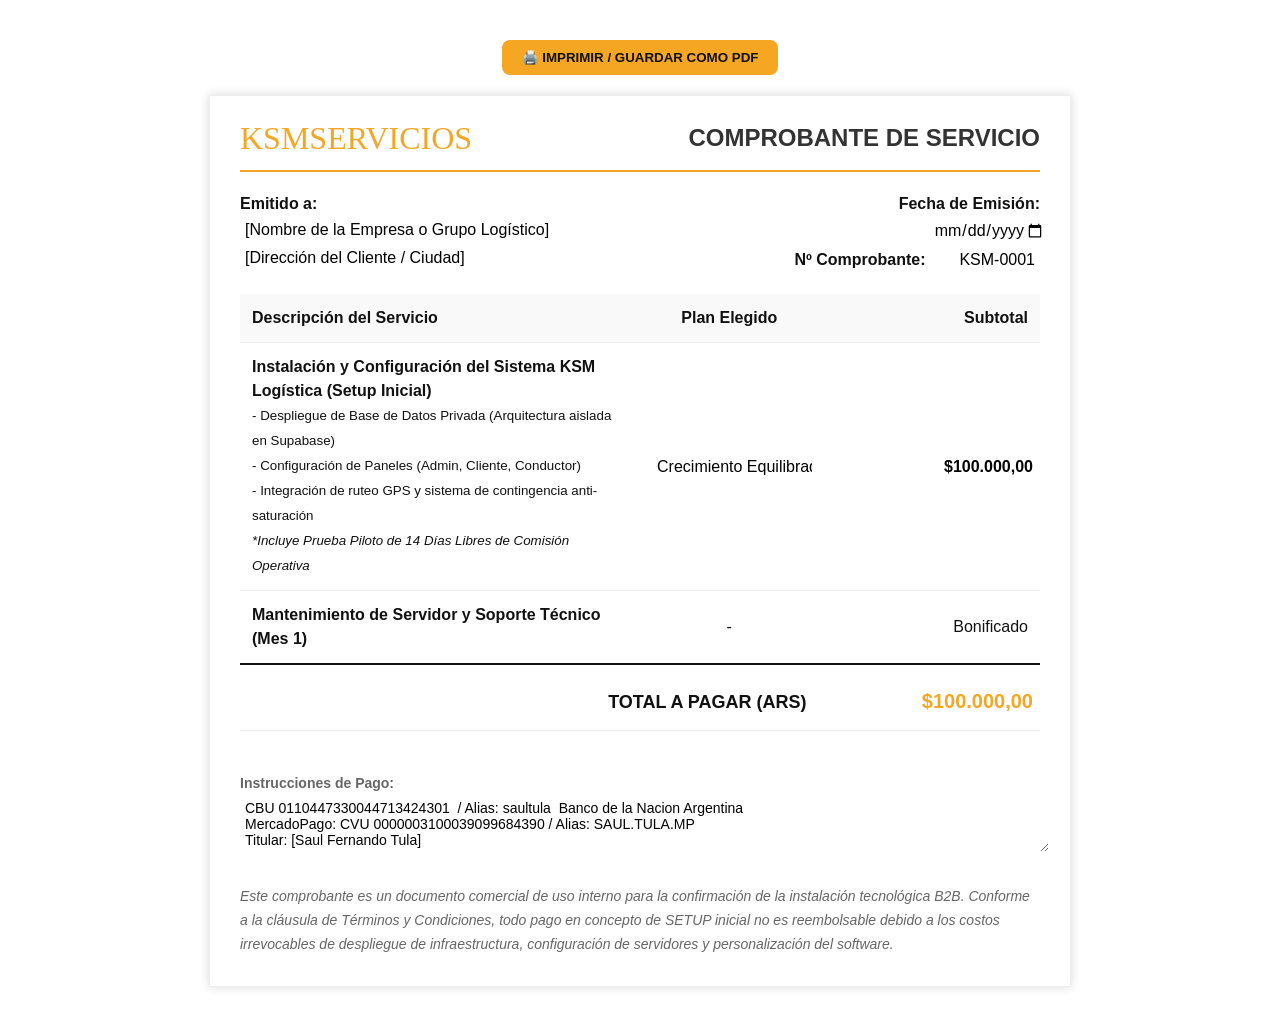
<file: factura_ksmservicios.html>
<!DOCTYPE html>
<html lang="es">

<head>
  <meta charset="UTF-8">
  <title>Factura - KSMServicios</title>
  <style>
    :root {
      --bg: #fff;
      --text: #111;
      --acc: #f5a623;
      --border: #eee;
    }

    body {
      font-family: 'DM Sans', sans-serif;
      background: var(--bg);
      color: var(--text);
      padding: 40px;
      margin: 0;
    }

    .invoice-box {
      max-width: 800px;
      margin: auto;
      padding: 30px;
      border: 1px solid var(--border);
      box-shadow: 0 0 10px rgba(0, 0, 0, 0.15);
      font-size: 16px;
      line-height: 24px;
    }

    .header {
      display: flex;
      justify-content: space-between;
      border-bottom: 2px solid var(--acc);
      padding-bottom: 20px;
      margin-bottom: 20px;
    }

    .logo {
      font-family: 'Bebas Neue', cursive;
      font-size: 32px;
      color: var(--acc);
    }

    .title {
      font-size: 24px;
      font-weight: bold;
      color: #333;
    }

    .info-row {
      display: flex;
      justify-content: space-between;
      margin-bottom: 20px;
    }

    .info-col {
      width: 48%;
    }

    table {
      width: 100%;
      border-collapse: collapse;
      margin-top: 20px;
    }

    th,
    td {
      padding: 12px;
      border-bottom: 1px solid var(--border);
      text-align: left;
    }

    th {
      background: #f9f9f9;
      font-weight: bold;
    }

    .total-row {
      font-weight: bold;
      font-size: 18px;
    }

    .total-row td {
      border-top: 2px solid var(--text);
    }

    .notes {
      margin-top: 40px;
      font-size: 14px;
      color: #666;
    }

    input,
    textarea {
      width: 100%;
      border: 1px dashed transparent;
      font-size: inherit;
      font-family: inherit;
      padding: 4px;
      transition: 0.2s;
      background: transparent;
    }

    input:hover,
    textarea:hover,
    input:focus,
    textarea:focus {
      border-color: #ccc;
      outline: none;
      background: #fafafa;
    }

    @media print {
      body {
        padding: 0;
      }

      .invoice-box {
        border: none;
        box-shadow: none;
      }

      .no-print {
        display: none;
      }

      input,
      textarea {
        border: none !important;
        background: transparent !important;
      }
    }
  </style>
</head>

<body>
  <div class="no-print" style="margin-bottom: 20px; text-align:center;">
    <button onclick="window.print()"
      style="padding:10px 20px; background:#f5a623; color:#111; border:none; border-radius: 8px; font-weight:bold; cursor:pointer;">🖨️
      IMPRIMIR / GUARDAR COMO PDF</button>
  </div>
  <div class="invoice-box">
    <div class="header">
      <div class="logo">KSMSERVICIOS</div>
      <div class="title">COMPROBANTE DE SERVICIO</div>
    </div>

    <div class="info-row">
      <div class="info-col">
        <strong>Emitido a:</strong><br>
        <input type="text" value="[Nombre de la Empresa o Grupo Logístico]"><br>
        <input type="text" value="[Dirección del Cliente / Ciudad]">
      </div>
      <div class="info-col" style="text-align:right;">
        <strong>Fecha de Emisión:</strong> <input type="date" style="text-align:right;"><br>
        <strong>Nº Comprobante:</strong> <input type="text" value="KSM-0001" style="text-align:right; width: 100px;">
      </div>
    </div>

    <table>
      <thead>
        <tr>
          <th>Descripción del Servicio</th>
          <th style="text-align:center;">Plan Elegido</th>
          <th style="text-align:right;">Subtotal</th>
        </tr>
      </thead>
      <tbody>
        <tr>
          <td>
            <strong>Instalación y Configuración del Sistema KSM Logística (Setup Inicial)</strong><br>
            <small>- Despliegue de Base de Datos Privada (Arquitectura aislada en Supabase)<br>
              - Configuración de Paneles (Admin, Cliente, Conductor)<br>
              - Integración de ruteo GPS y sistema de contingencia anti-saturación<br>
              <em>*Incluye Prueba Piloto de 14 Días Libres de Comisión Operativa</em></small>
          </td>
          <td style="text-align:center;"><input type="text" value="Crecimiento Equilibrado" style="text-align:center;">
          </td>
          <td style="text-align:right;"><input type="text" value="$100.000,00"
              style="text-align:right; font-weight:bold;"></td>
        </tr>
        <tr>
          <td>
            <strong>Mantenimiento de Servidor y Soporte Técnico (Mes 1)</strong>
          </td>
          <td style="text-align:center;">-</td>
          <td style="text-align:right;">Bonificado</td>
        </tr>
        <tr class="total-row">
          <td colspan="2" style="text-align:right; padding-top: 20px;">TOTAL A PAGAR (ARS)</td>
          <td style="text-align:right; padding-top: 20px;"><input type="text" value="$100.000,00"
              style="text-align:right; font-size:20px; font-weight:bold; color:var(--acc);"></td>
        </tr>
      </tbody>
    </table>

    <div class="notes">
      <strong>Instrucciones de Pago:</strong><br>
      <textarea rows="3">CBU 0110447330044713424301  / Alias: saultula  Banco de la Nacion Argentina
MercadoPago: CVU 0000003100039099684390 / Alias: SAUL.TULA.MP
Titular: [Saul Fernando Tula]</textarea>
      <br><br>
      <em>Este comprobante es un documento comercial de uso interno para la confirmación de la instalación tecnológica
        B2B. Conforme a la cláusula de Términos y Condiciones, todo pago en concepto de SETUP inicial no es reembolsable
        debido a los costos irrevocables de despliegue de infraestructura, configuración de servidores y personalización
        del software.</em>
    </div>
  </div>
</body>

</html>
</file>
